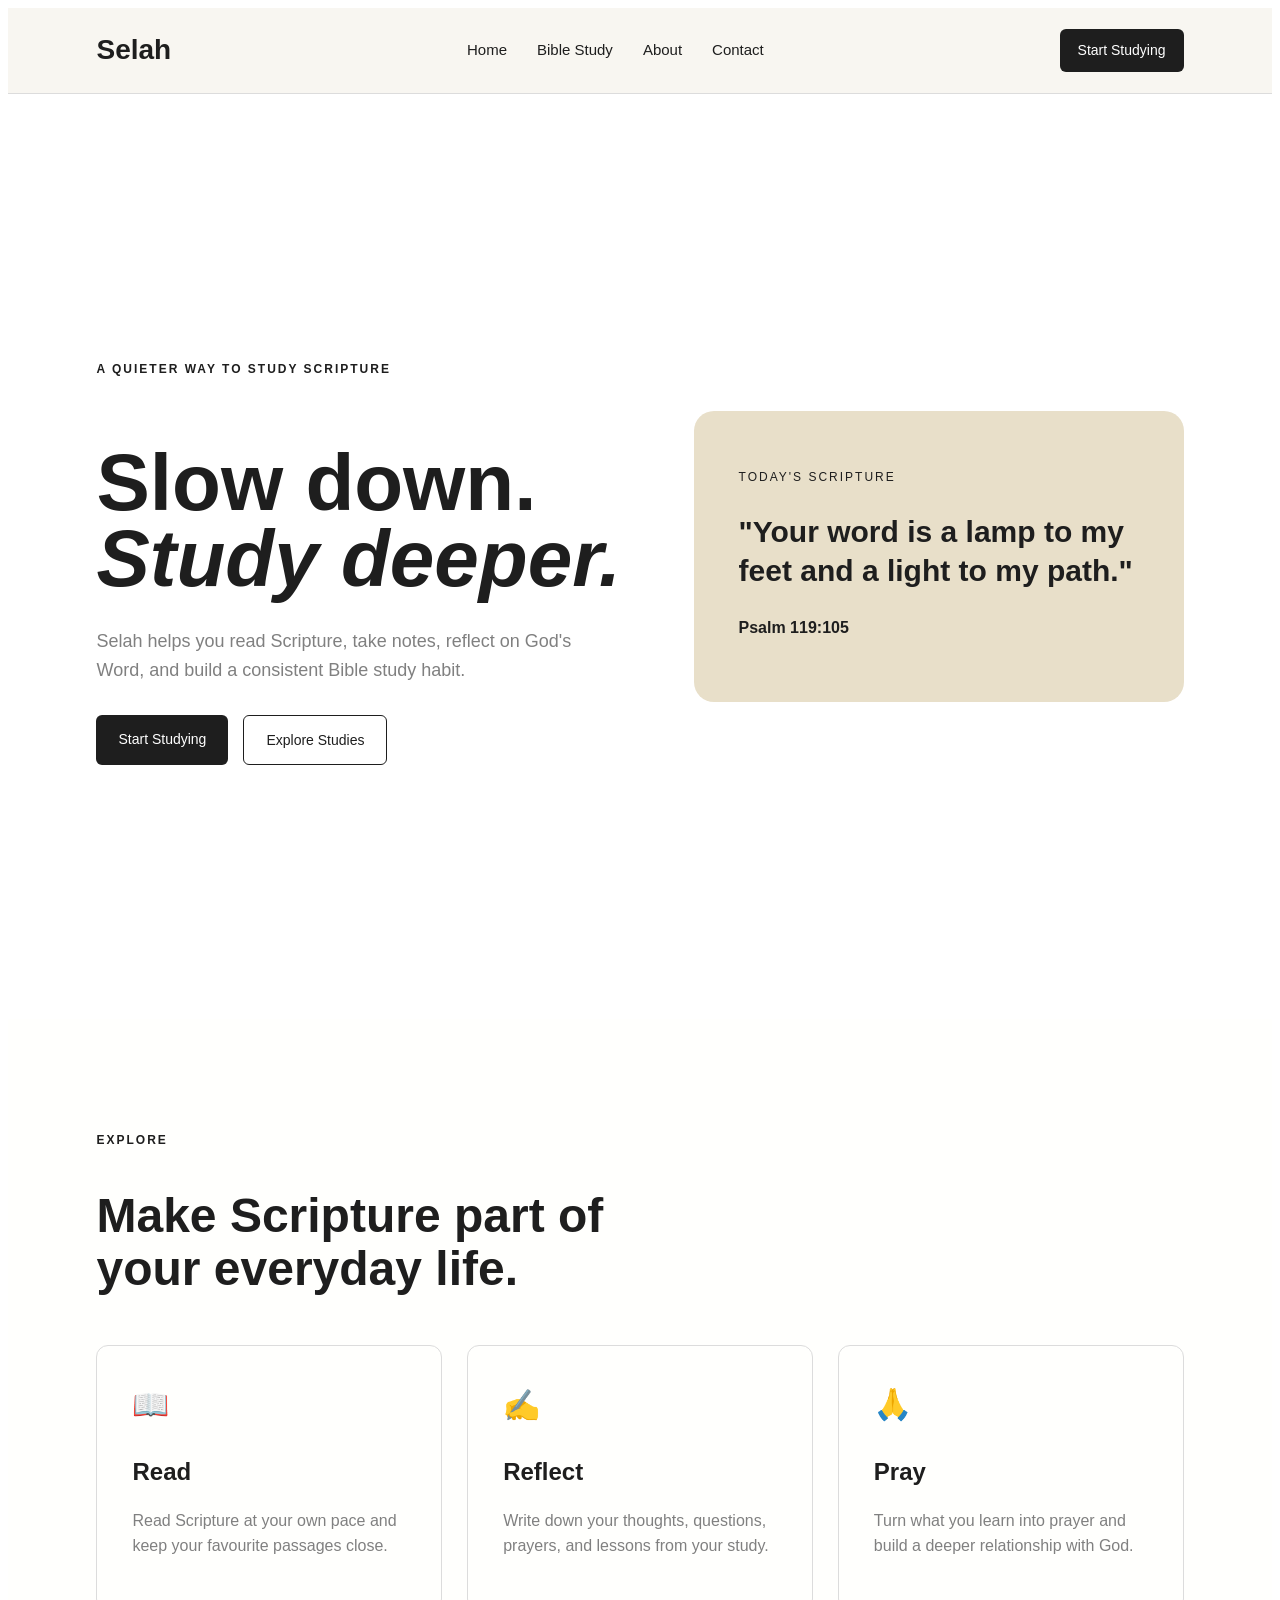
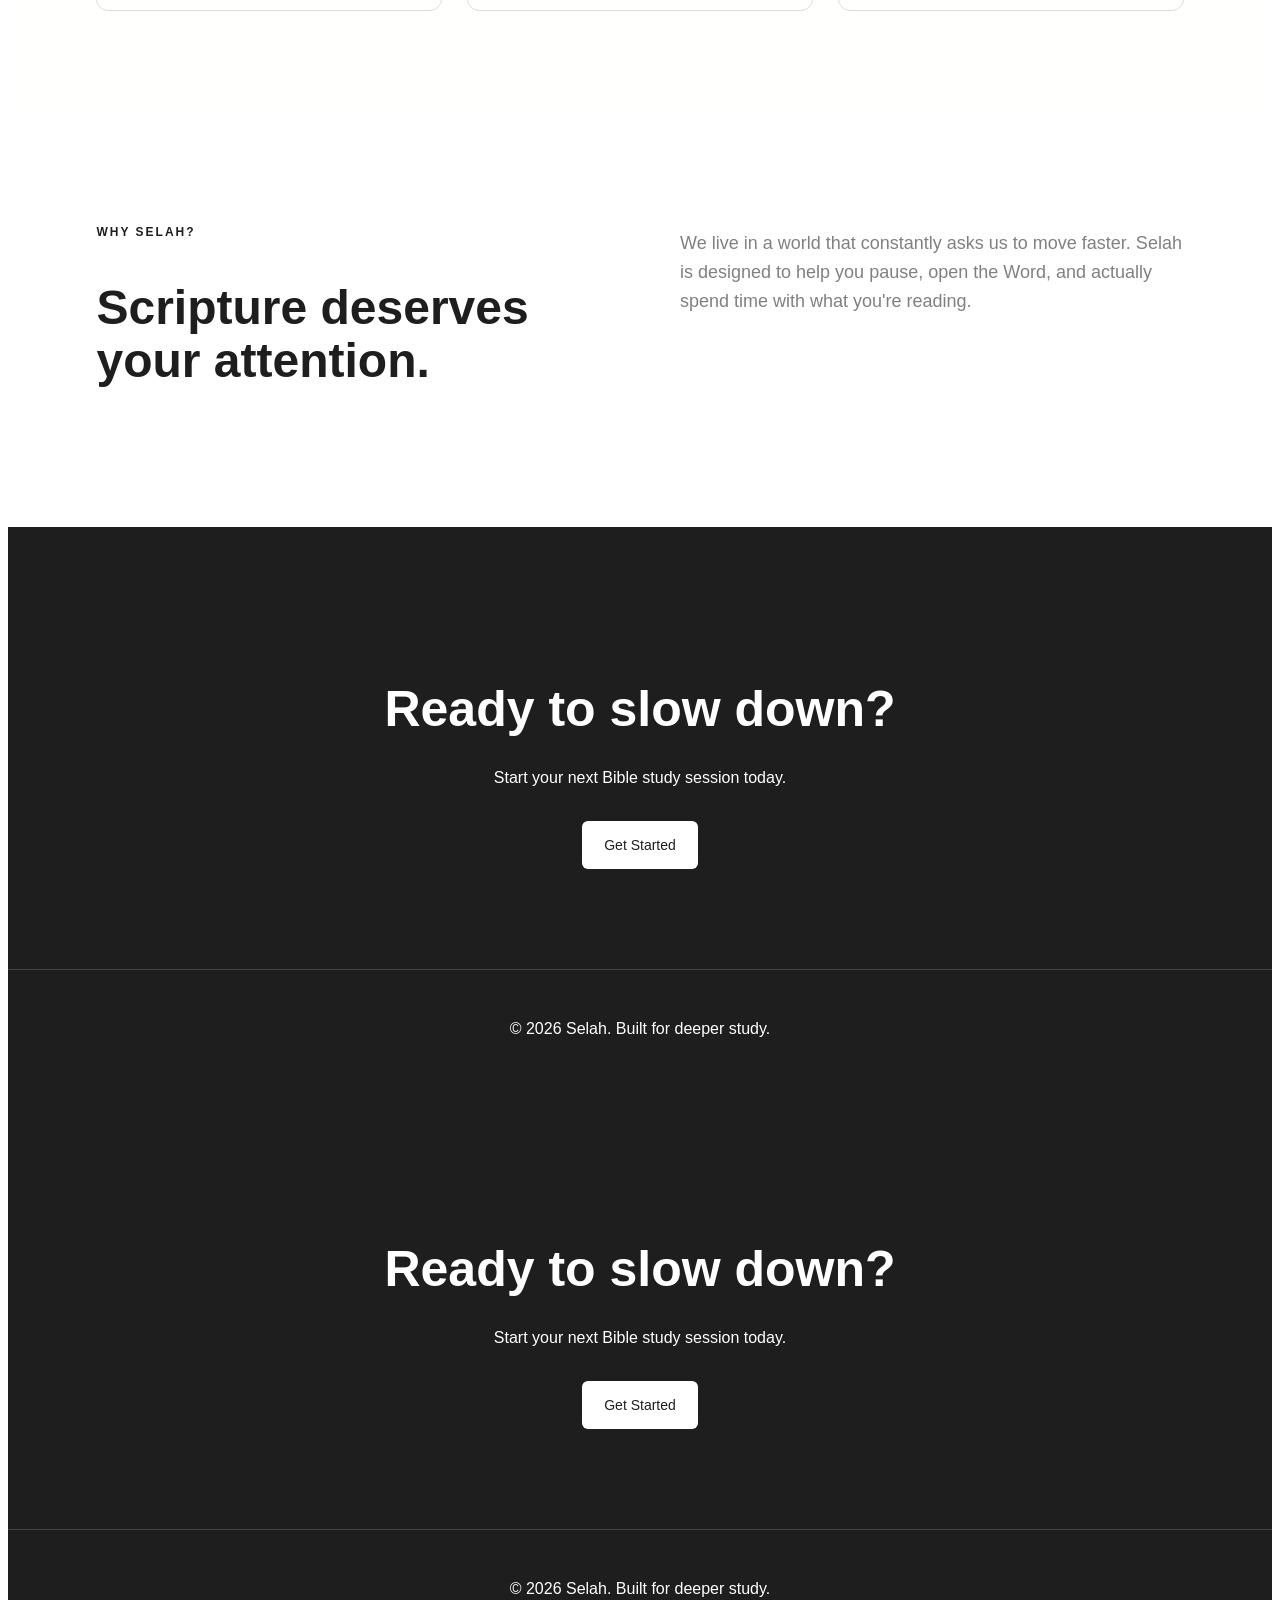
<file: index.html>
<!DOCTYPE html>
<html lang="en">
<head>
    <meta charset="UTF-8">
    <meta name="viewport" content="width=device-width, initial-scale=1.0">
    <title>Selah - Bible Study</title>
    <link rel="stylesheet" href="style.css">
</head>

  <!-- Introducing: Article, id, href=#, span tag -->
  
<body>
    <!-- Header -->
    <header>
        <div class="logo">Selah</div>
      
        <nav class="nav-links">
            <a href="#home">Home</a>
            <a href="study.html">Bible Study</a>
            <a href="#about">About</a>
            <a href="#contact">Contact</a>
        </nav>
      
        <a href="#start" class="header-button">Start Studying</a>
    </header>


    <!-- Hero Section -->
    <main>
        <section id="home" class="hero">
            <div class="hero-content">
                <p class="eyebrow">A quieter way to study Scripture</p>
                <h1>
                    Slow down. <span>Study deeper.</span> </h1>
                <p class="hero-text">
                    Selah helps you read Scripture, take notes,
                    reflect on God's Word, and build a consistent
                    Bible study habit.</p>

                <div class="hero-buttons">
                    <a href="#start" class="primary-button">Start Studying</a>
                    <a href="study.html" class="secondary-button">Explore Studies</a>
                </div>
            </div>

            <div class="hero-card">
                <p class="card-label">Today's Scripture</p>
                <h2>
                    "Your word is a lamp to my feet
                    and a light to my path."
                </h2>
                <p class="verse">Psalm 119:105</p>
            </div>
        </section>


        <!-- Study Section -->
        <section id="study" class="study-section">
            <div class="section-heading">
                <p class="eyebrow">Explore</p>
                <h2>Make Scripture part of your everyday life.</h2>
            </div>

            <div class="cards">
                <article class="study-card">
                    <div class="icon" aria-hidden="true">📖</div>
                    <h3>Read</h3>
                    <p>
                        Read Scripture at your own pace and
                        keep your favourite passages close.
                    </p>
                </article>

                <article class="study-card">
                    <div class="icon" aria-hidden="true">✍️</div>
                    <h3>Reflect</h3>
                    <p>
                        Write down your thoughts, questions,
                        prayers, and lessons from your study.
                    </p>
                </article>

                <article class="study-card">
                    <div class="icon" aria-hidden="true">🙏</div>
                    <h3>Pray</h3>
                    <p>
                        Turn what you learn into prayer and
                        build a deeper relationship with God.
                    </p>
                </article>

            </div>

        </section>


        <!-- About Section -->
        <section id="about" class="about-section">

            <div>
                <p class="eyebrow">Why Selah?</p>
                <h2>Scripture deserves your attention.</h2>
            </div>

            <p>
                We live in a world that constantly asks us to
                move faster. Selah is designed to help you
                pause, open the Word, and actually spend time
                with what you're reading.
            </p>

        </section>


        <!-- CTA -->
        <section id="start" class="cta-section">

            <h2>Ready to slow down?</h2>

            <p>
                Start your next Bible study session today.
            </p>

            <a href="create-plan.html" class="primary-button">Get Started</a>

        </section>

    </main>


    <!-- Footer -->
    <footer id="contact">
        <p>© 2026 Selah. Built for deeper study.</p>
    </footer>

</body>
</html>
        </section>


        <!-- CTA -->
        <section id="start" class="cta-section">

            <h2>Ready to slow down?</h2>

            <p>
                Start your next Bible study session today.
            </p>

            <a href="#" class="primary-button">Get Started</a>

        </section>

    </main>


    <!-- Footer -->
    <footer id="contact">
        <p>© 2026 Selah. Built for deeper study.</p>
    </footer>

</body>
</html>
</file>
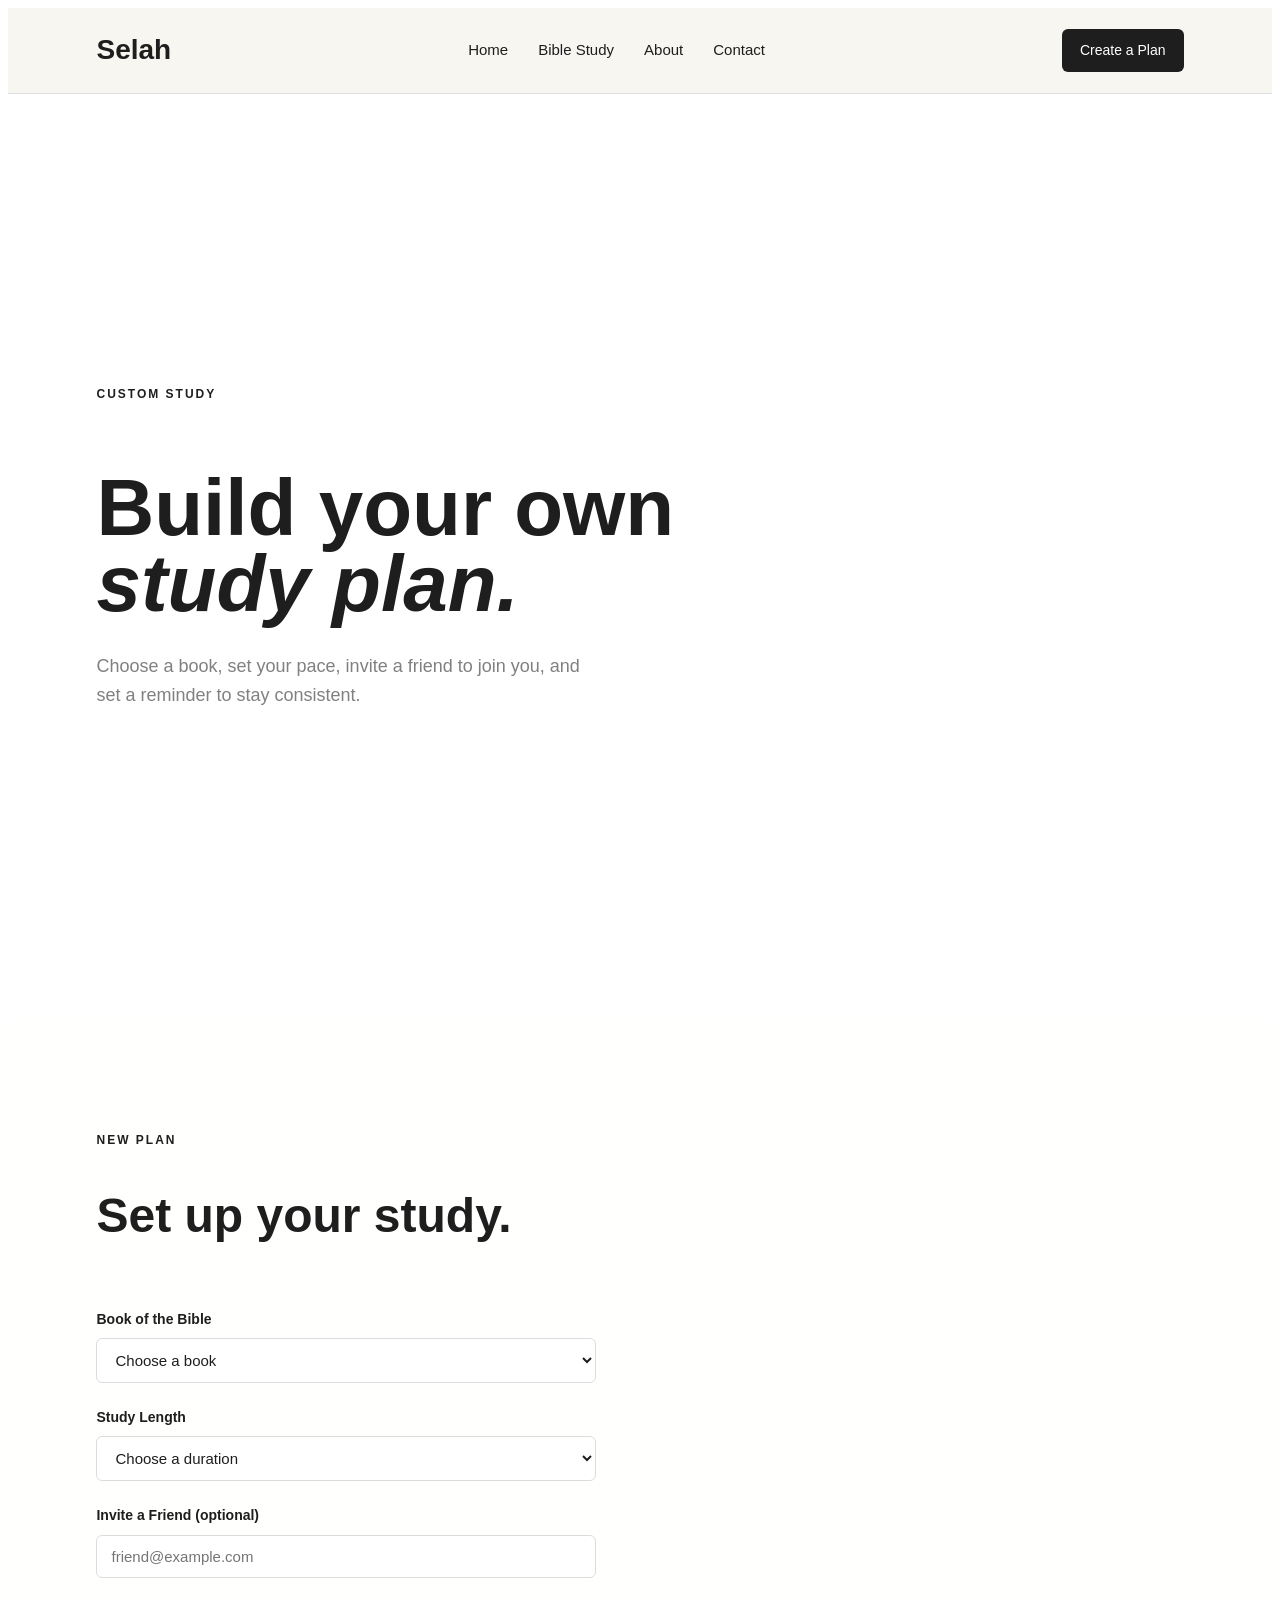
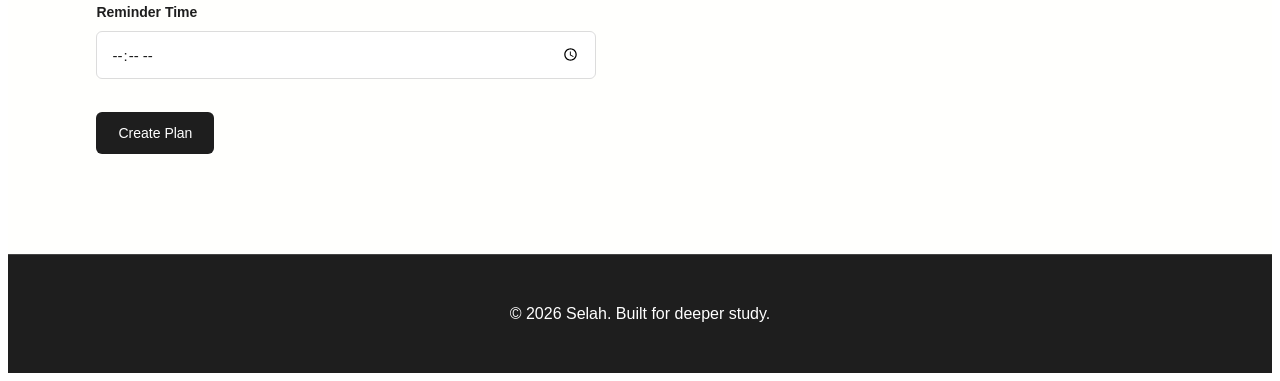
<file: Create-Plan.html>
<!DOCTYPE html>
<html lang="en">
<head>
    <meta charset="UTF-8">
    <meta name="viewport" content="width=device-width, initial-scale=1.0">
    <title>Create a Study Plan - Selah</title>
    <link rel="stylesheet" href="style.css">
</head>

<body>
    <!-- Header (same as homepage) -->
    <header>
        <div class="logo">Selah</div>

        <nav class="nav-links">
            <a href="index.html#home">Home</a>
            <a href="study.html">Bible Study</a>
            <a href="index.html#about">About</a>
            <a href="index.html#contact">Contact</a>
        </nav>

        <a href="create-plan.html" class="header-button">Create a Plan</a>
    </header>


    <main>
        <!-- Page intro -->
        <section class="hero">
            <div class="hero-content">
                <p class="eyebrow">Custom Study</p>
                <h1>Build your own<span>study plan.</span></h1>
                <p class="hero-text">
                    Choose a book, set your pace, invite a friend
                    to join you, and set a reminder to stay consistent.
                </p>
            </div>
        </section>


        <!-- Create Plan Form -->
        <section class="study-section">
            <div class="section-heading">
                <p class="eyebrow">New Plan</p>
                <h2>Set up your study.</h2>
            </div>

            <form class="plan-form">

                <label for="book">Book of the Bible</label>
                <select id="book" name="book">
                    <option value="">Choose a book</option>
                    <option value="john">John</option>
                    <option value="psalms">Psalms</option>
                    <option value="james">James</option>
                    <option value="galatians">Galatians</option>
                    <option value="genesis">Genesis</option>
                    <option value="proverbs">Proverbs</option>
                </select>

                <label for="duration">Study Length</label>
                <select id="duration" name="duration">
                    <option value="">Choose a duration</option>
                    <option value="7">7 Days</option>
                    <option value="21">21 Days</option>
                    <option value="30">30 Days</option>
                </select>

                <label for="invite">Invite a Friend (optional)</label>
                <input type="email" id="invite" name="invite" placeholder="friend@example.com">

                <label for="reminder">Reminder Time</label>
                <input type="time" id="reminder" name="reminder">

                <button type="submit" class="primary-button">Create Plan</button>

            </form>
        </section>
    </main>


    <!-- Footer (same as homepage) -->
    <footer id="contact">
        <p>© 2026 Selah. Built for deeper study.</p>
    </footer>

</body>
</html>
</file>
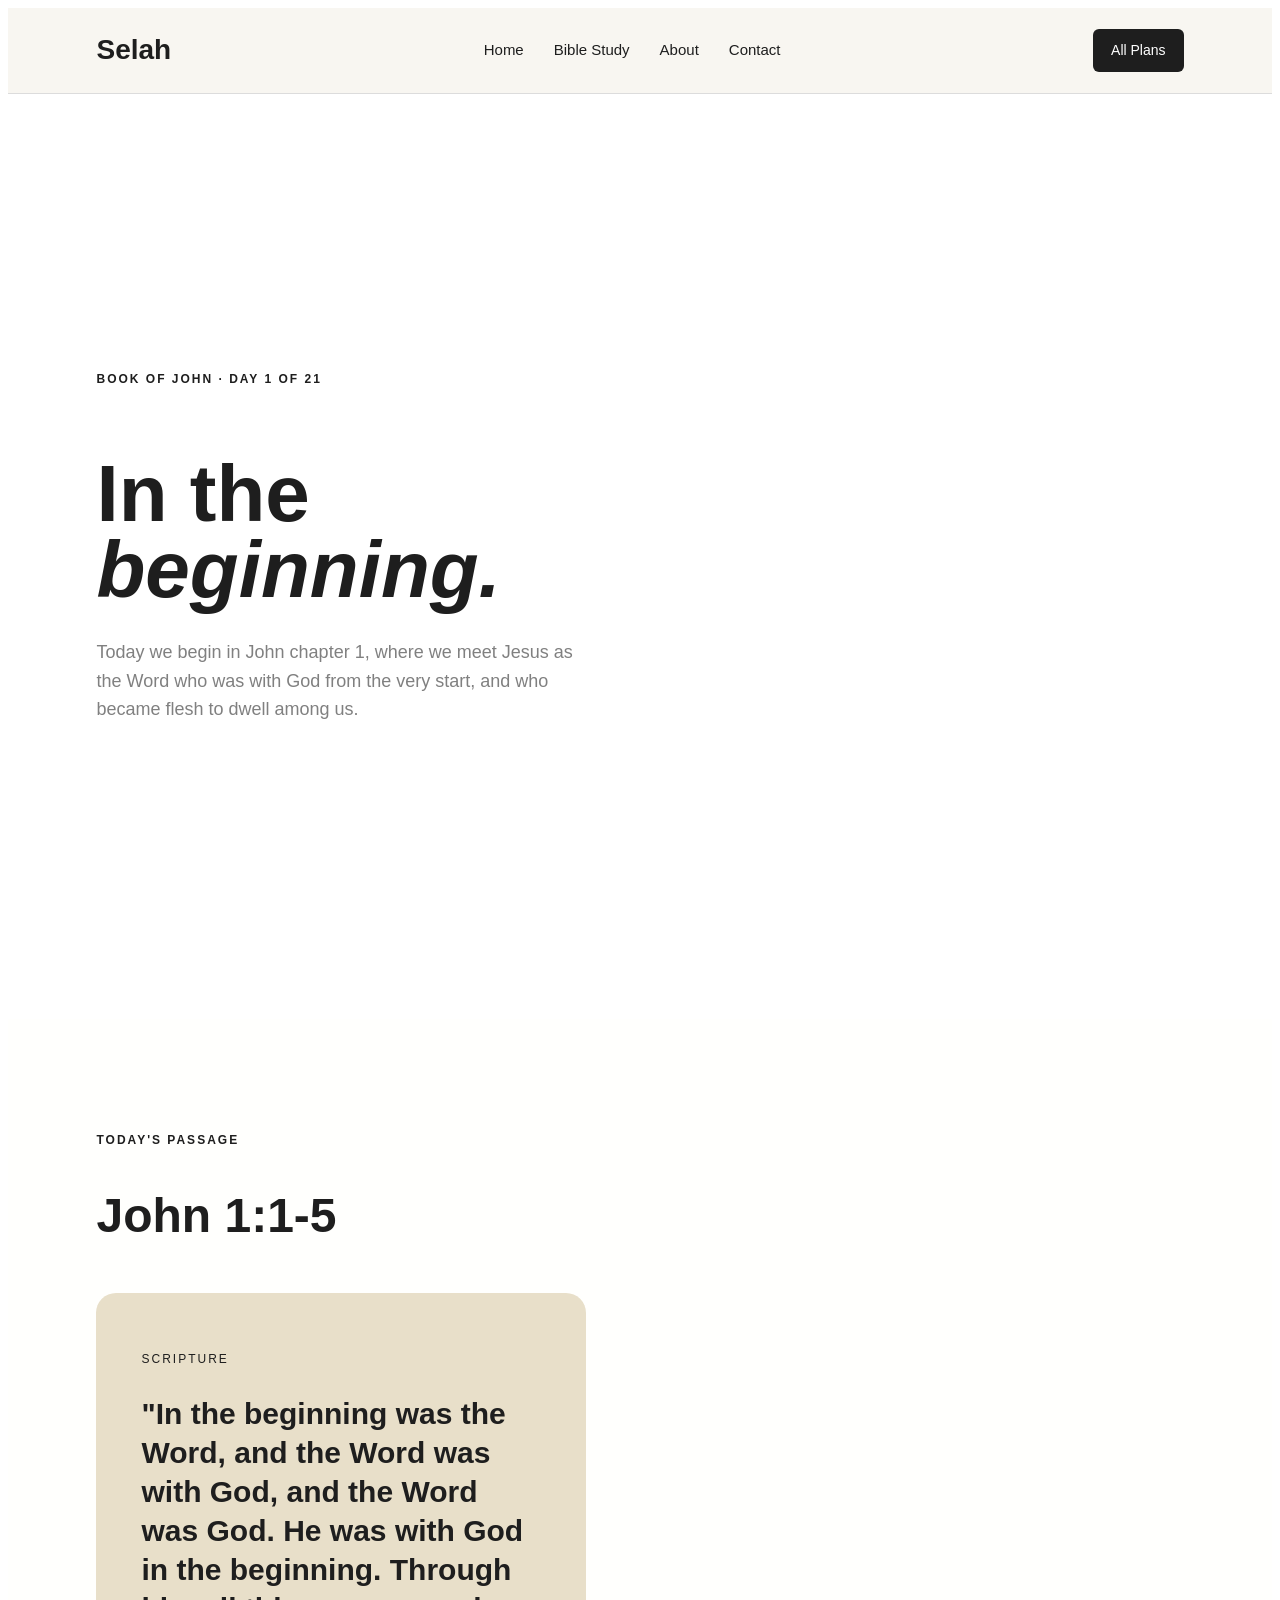
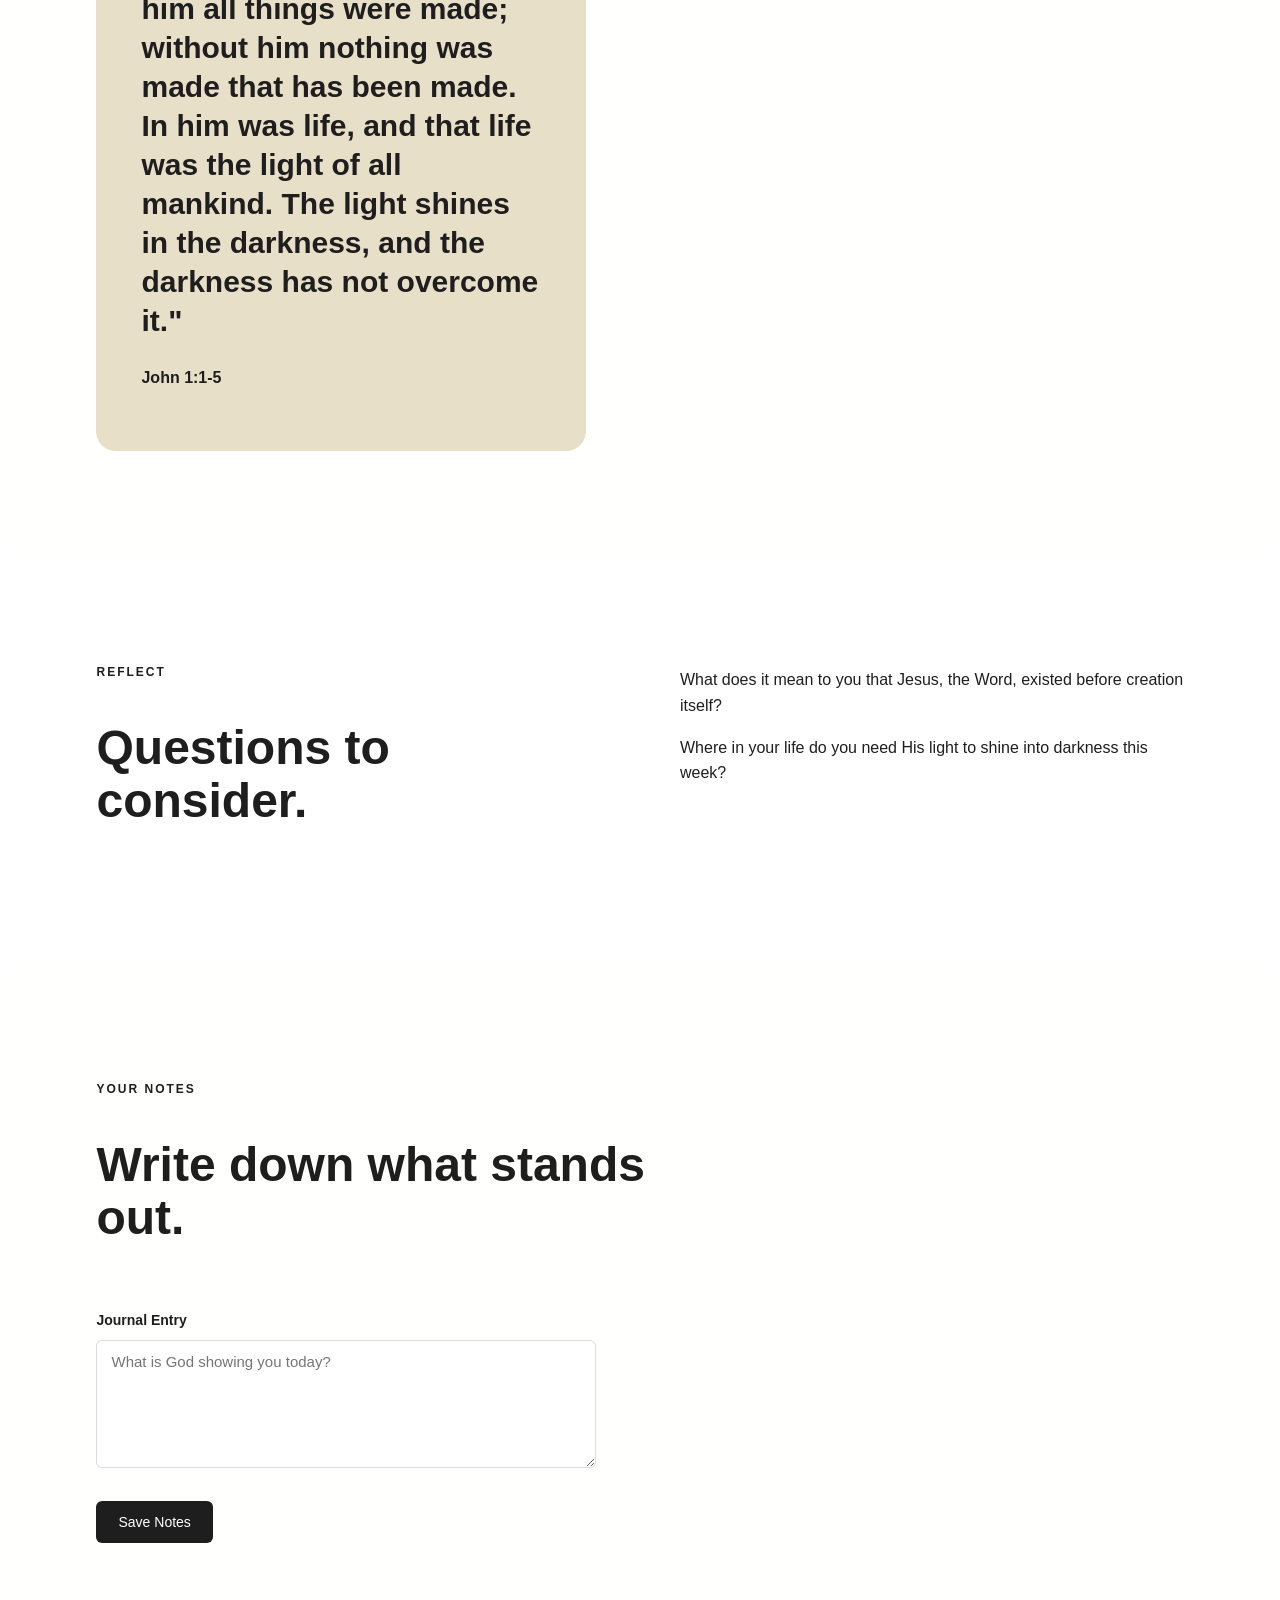
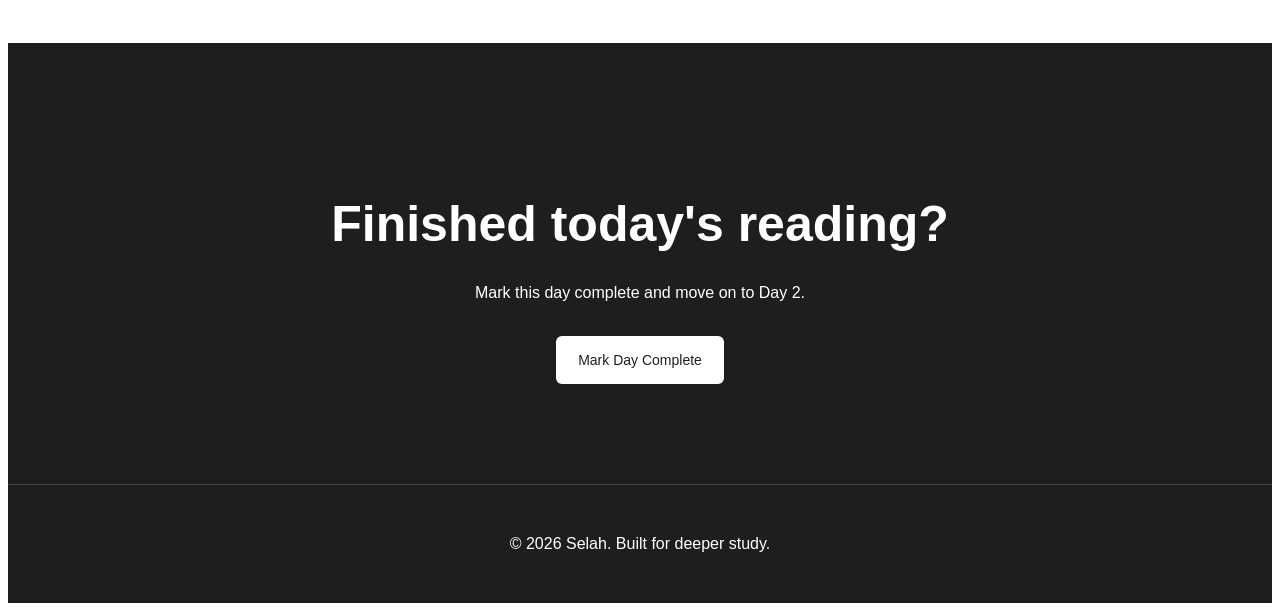
<file: Study- Day.html>
<!DOCTYPE html>
<html lang="en">
<head>
    <meta charset="UTF-8">
    <meta name="viewport" content="width=device-width, initial-scale=1.0">
    <title>John - Day 1 - Selah</title>
    <link rel="stylesheet" href="style.css">
</head>

<body>
    <!-- Header (same as homepage) -->
    <header>
        <div class="logo">Selah</div>

        <nav class="nav-links">
            <a href="index.html#home">Home</a>
            <a href="study.html">Bible Study</a>
            <a href="index.html#about">About</a>
            <a href="index.html#contact">Contact</a>
        </nav>

        <a href="study.html" class="header-button">All Plans</a>
    </header>


    <main>
        <!-- Day intro -->
        <section class="hero">
            <div class="hero-content">
                <p class="eyebrow">Book of John · Day 1 of 21</p>
                <h1>In the<span>beginning.</span></h1>
                <p class="hero-text">
                    Today we begin in John chapter 1, where we meet
                    Jesus as the Word who was with God from the very
                    start, and who became flesh to dwell among us.
                </p>
            </div>
        </section>


        <!-- Passage -->
        <section id="passage" class="study-section">
            <div class="section-heading">
                <p class="eyebrow">Today's Passage</p>
                <h2>John 1:1-5</h2>
            </div>

            <div class="hero-card">
                <p class="card-label">Scripture</p>
                <h2>
                    "In the beginning was the Word, and the Word
                    was with God, and the Word was God. He was
                    with God in the beginning. Through him all
                    things were made; without him nothing was
                    made that has been made. In him was life,
                    and that life was the light of all mankind.
                    The light shines in the darkness, and the
                    darkness has not overcome it."
                </h2>
                <p class="verse">John 1:1-5</p>
            </div>
        </section>


        <!-- Reflection -->
        <section id="reflection" class="about-section">
            <div>
                <p class="eyebrow">Reflect</p>
                <h2>Questions to consider.</h2>
            </div>

            <div>
                <p>
                    What does it mean to you that Jesus, the Word,
                    existed before creation itself?
                </p>
                <p>
                    Where in your life do you need His light to
                    shine into darkness this week?
                </p>
            </div>
        </section>


        <!-- Notes -->
        <section id="notes" class="study-section">
            <div class="section-heading">
                <p class="eyebrow">Your Notes</p>
                <h2>Write down what stands out.</h2>
            </div>

            <form class="plan-form">
                <label for="notes-field">Journal Entry</label>
                <textarea id="notes-field" name="notes-field" rows="6" placeholder="What is God showing you today?"></textarea>

                <button type="submit" class="primary-button">Save Notes</button>
            </form>
        </section>


        <!-- CTA / Progress -->
        <section class="cta-section">
            <h2>Finished today's reading?</h2>
            <p>Mark this day complete and move on to Day 2.</p>
            <a href="#" class="primary-button">Mark Day Complete</a>
        </section>

    </main>


    <!-- Footer (same as homepage) -->
    <footer id="contact">
        <p>© 2026 Selah. Built for deeper study.</p>
    </footer>

</body>
</html>
</file>
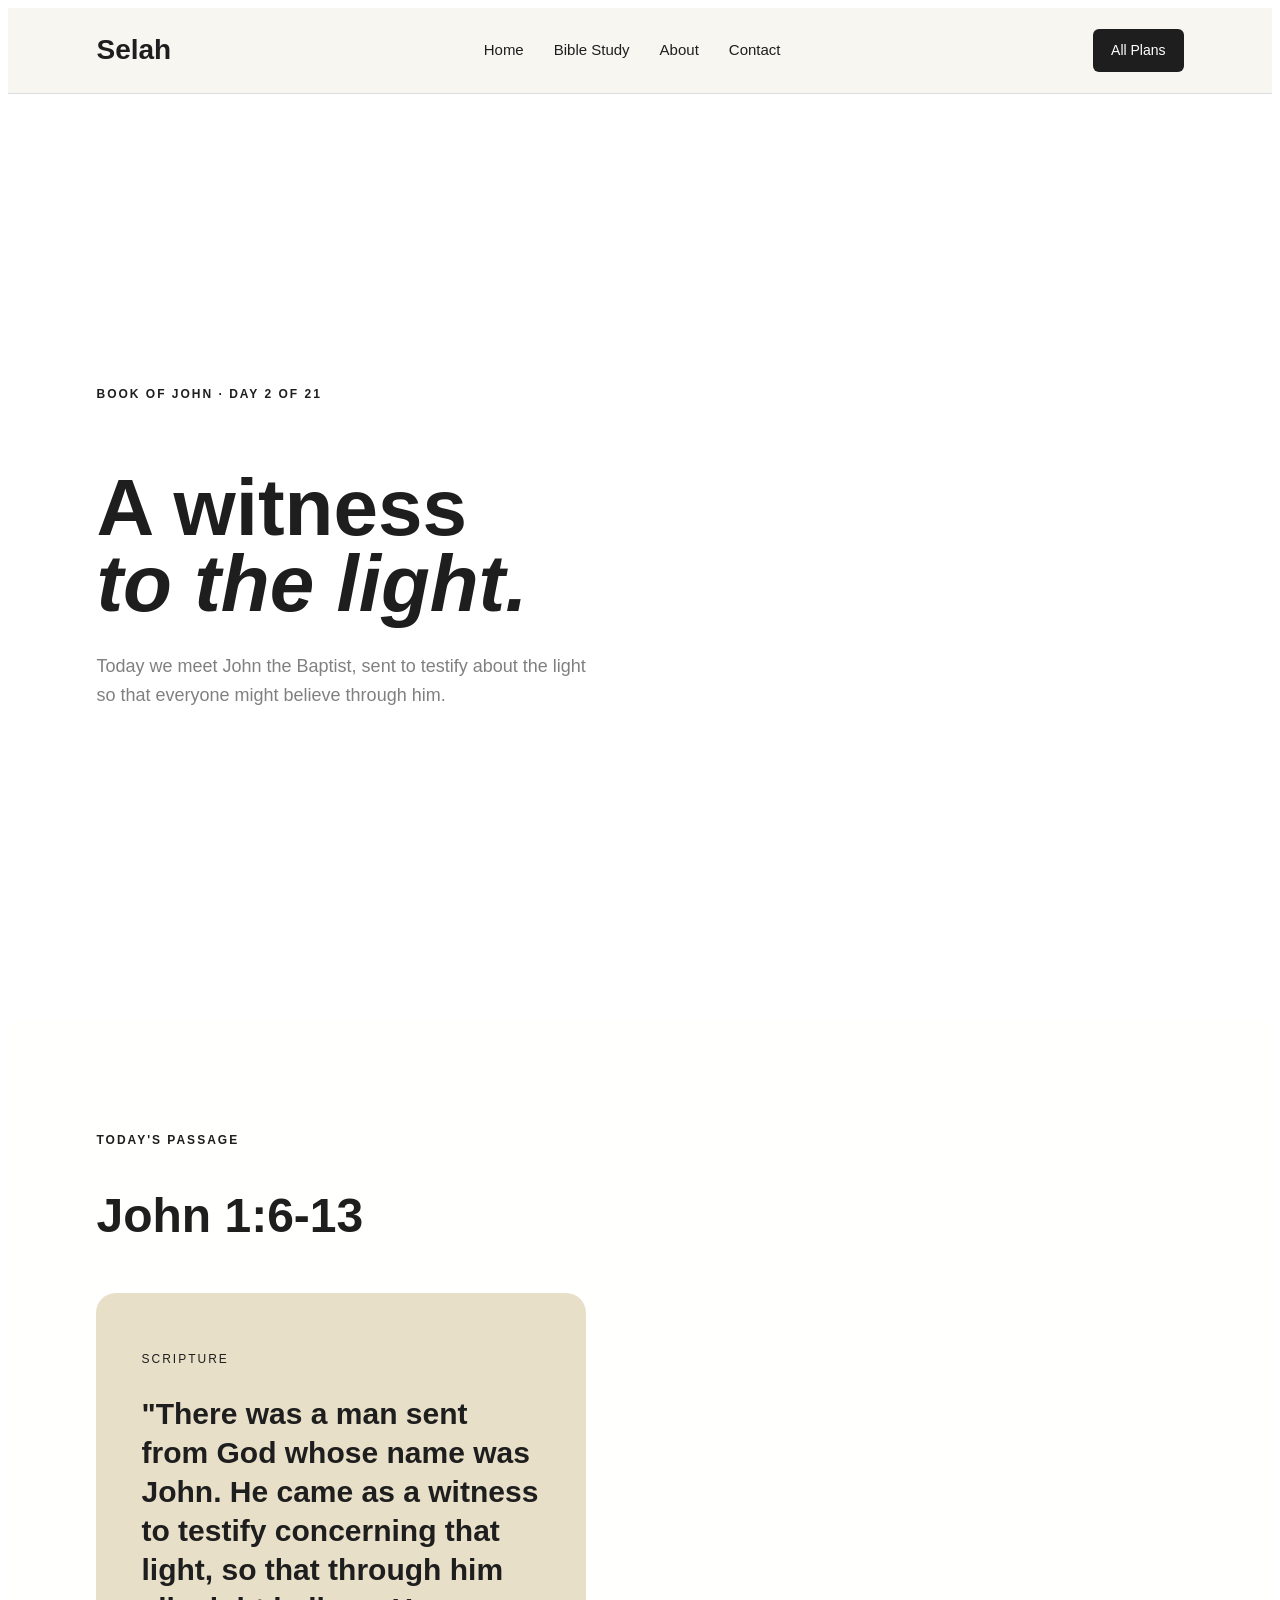
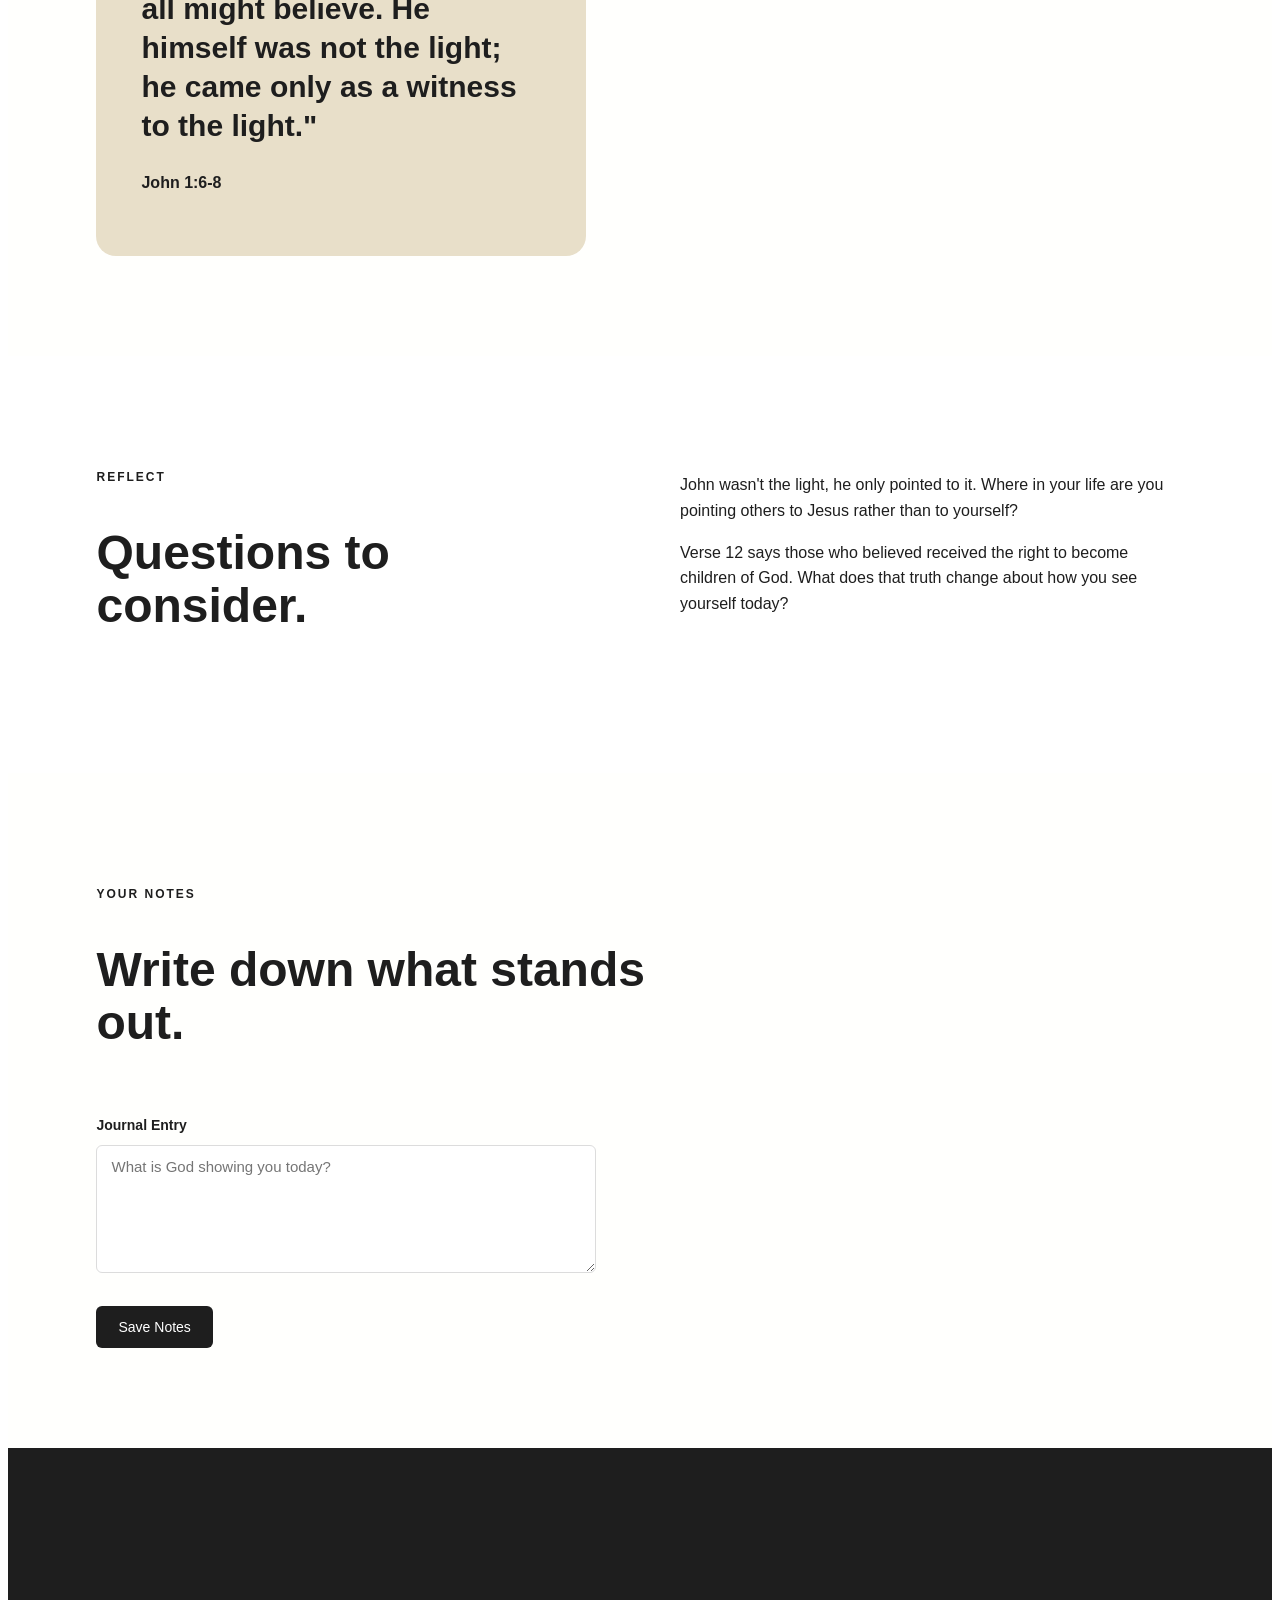
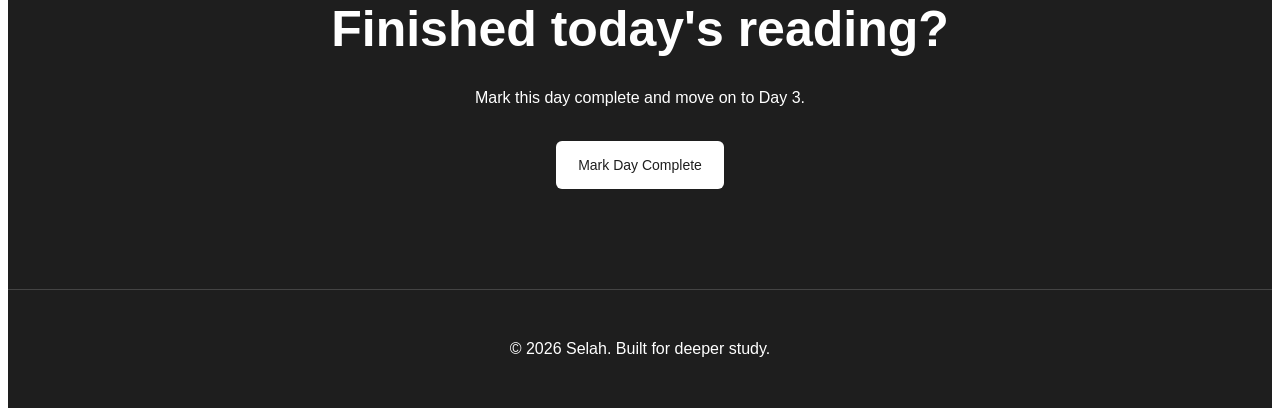
<file: study-day-2.html>
<!DOCTYPE html>
<html lang="en">
<head>
    <meta charset="UTF-8">
    <meta name="viewport" content="width=device-width, initial-scale=1.0">
    <title>John - Day 2 - Selah</title>
    <link rel="stylesheet" href="style.css">
</head>

<body>
    <!-- Header (same as homepage) -->
    <header>
        <div class="logo">Selah</div>

        <nav class="nav-links">
            <a href="index.html#home">Home</a>
            <a href="study.html">Bible Study</a>
            <a href="index.html#about">About</a>
            <a href="index.html#contact">Contact</a>
        </nav>

        <a href="study.html" class="header-button">All Plans</a>
    </header>


    <main>
        <!-- Day intro -->
        <section class="hero">
            <div class="hero-content">
                <p class="eyebrow">Book of John &middot; Day 2 of 21</p>
                <h1>A witness<span>to the light.</span></h1>
                <p class="hero-text">
                    Today we meet John the Baptist, sent to testify
                    about the light so that everyone might believe
                    through him.
                </p>
            </div>
        </section>


        <!-- Passage -->
        <section id="passage" class="study-section">
            <div class="section-heading">
                <p class="eyebrow">Today's Passage</p>
                <h2>John 1:6-13</h2>
            </div>

            <div class="hero-card">
                <p class="card-label">Scripture</p>
                <h2>
                    "There was a man sent from God whose name was
                    John. He came as a witness to testify concerning
                    that light, so that through him all might
                    believe. He himself was not the light; he came
                    only as a witness to the light."
                </h2>
                <p class="verse">John 1:6-8</p>
            </div>
        </section>


        <!-- Reflection -->
        <section id="reflection" class="about-section">
            <div>
                <p class="eyebrow">Reflect</p>
                <h2>Questions to consider.</h2>
            </div>

            <div>
                <p>
                    John wasn't the light, he only pointed to it.
                    Where in your life are you pointing others to
                    Jesus rather than to yourself?
                </p>
                <p>
                    Verse 12 says those who believed received the
                    right to become children of God. What does that
                    truth change about how you see yourself today?
                </p>
            </div>
        </section>


        <!-- Notes -->
        <section id="notes" class="study-section">
            <div class="section-heading">
                <p class="eyebrow">Your Notes</p>
                <h2>Write down what stands out.</h2>
            </div>

            <form class="plan-form">
                <label for="notes-field">Journal Entry</label>
                <textarea id="notes-field" name="notes-field" rows="6" placeholder="What is God showing you today?"></textarea>

                <button type="submit" class="primary-button">Save Notes</button>
            </form>
        </section>


        <!-- CTA / Progress -->
        <section class="cta-section">
            <h2>Finished today's reading?</h2>
            <p>Mark this day complete and move on to Day 3.</p>
            <a href="study-day-3.html" class="primary-button">Mark Day Complete</a>
        </section>

    </main>


    <!-- Footer (same as homepage) -->
    <footer id="contact">
        <p>© 2026 Selah. Built for deeper study.</p>
    </footer>

</body>
</html>
</file>
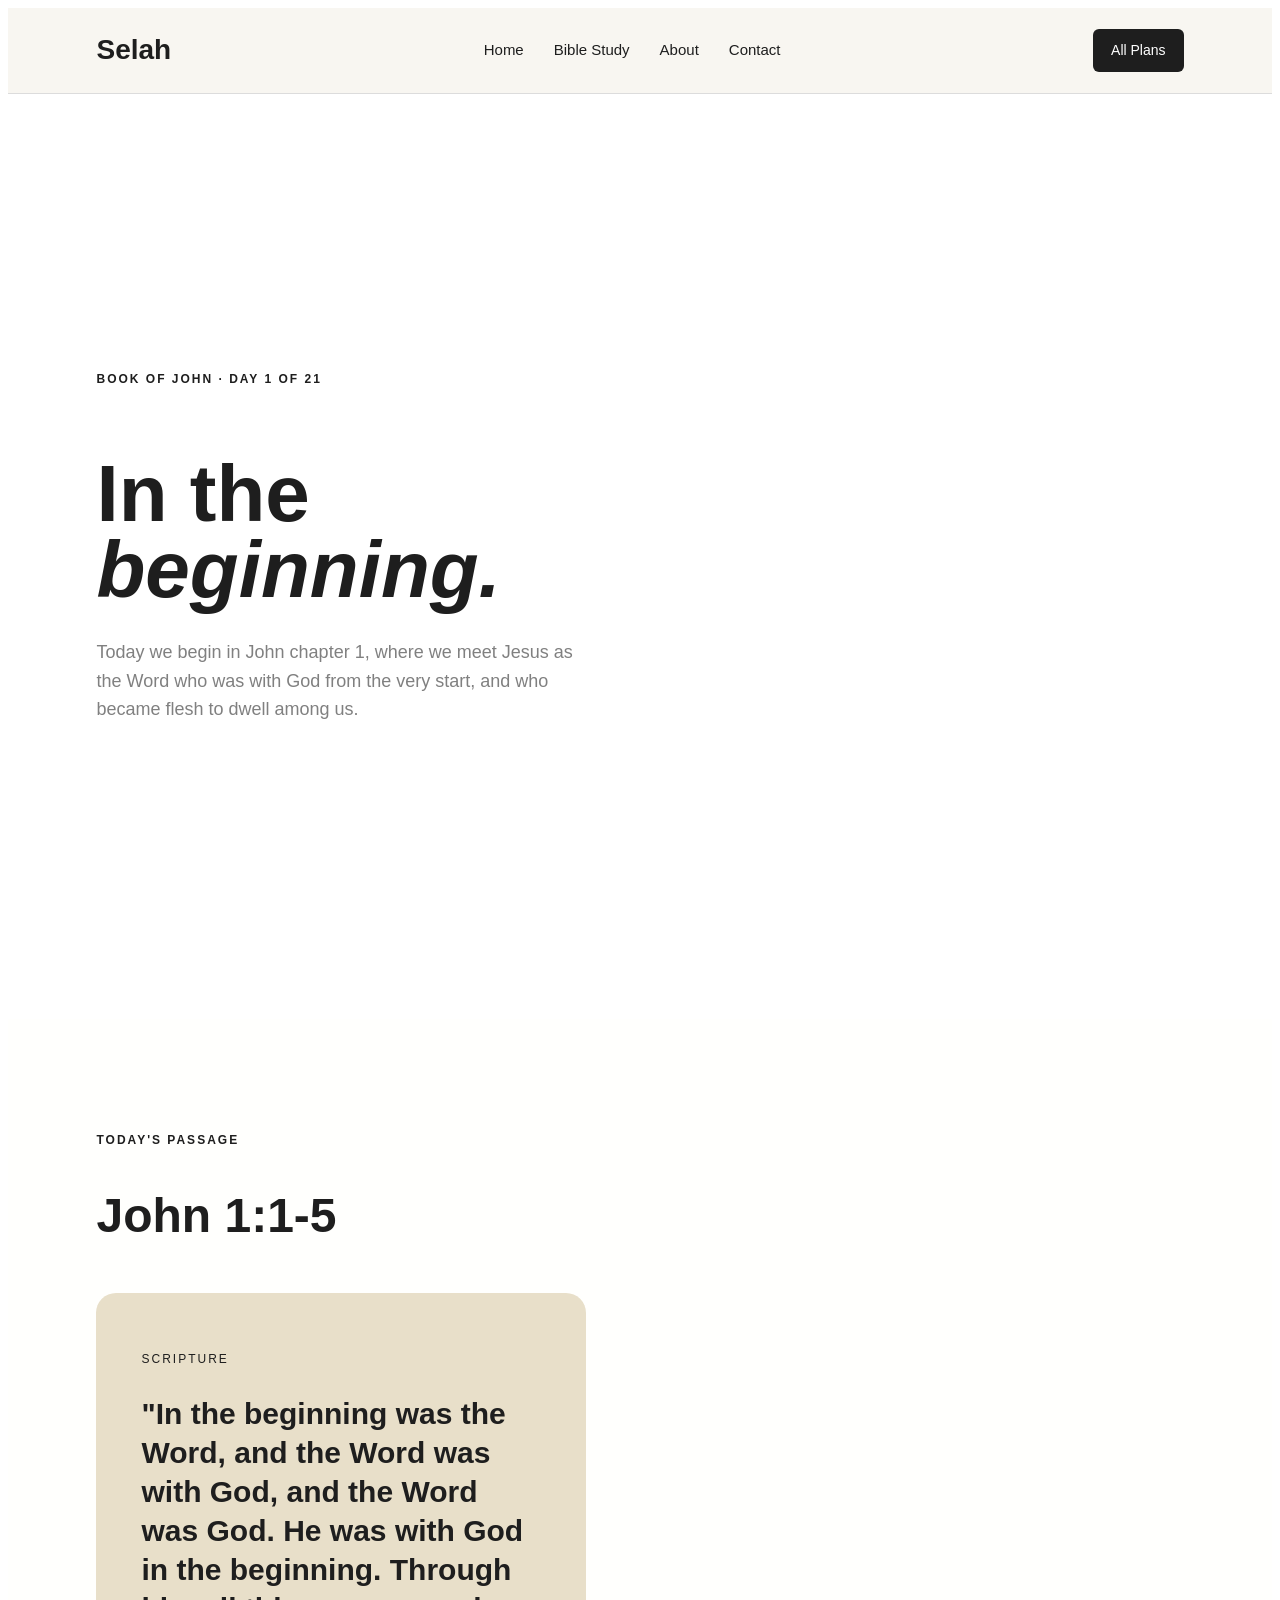
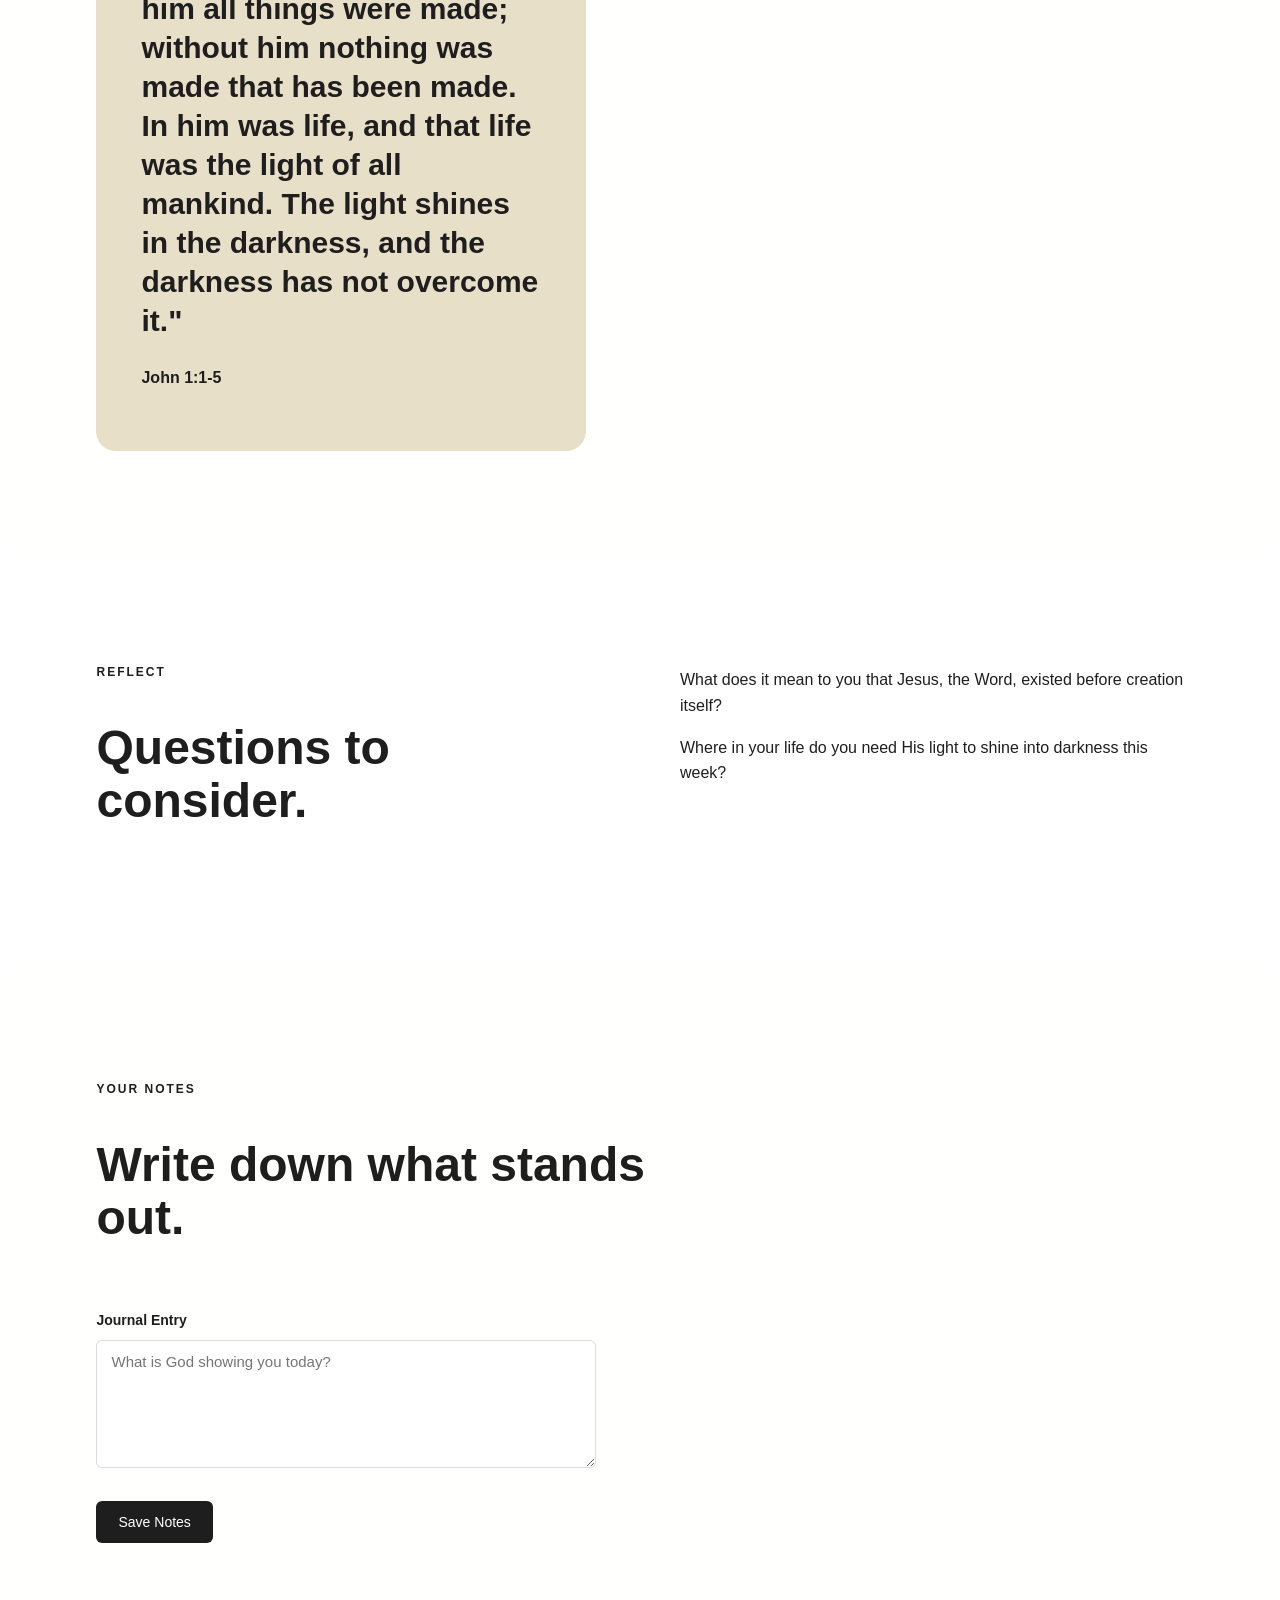
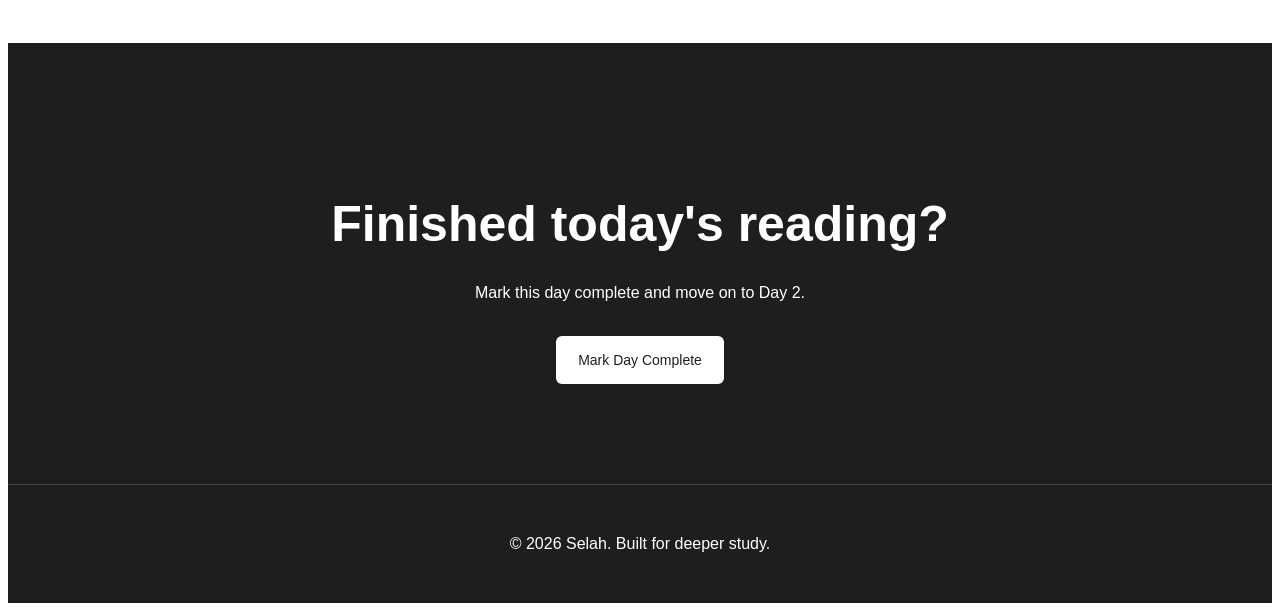
<file: study-day.html>
<!DOCTYPE html>
<html lang="en">
<head>
    <meta charset="UTF-8">
    <meta name="viewport" content="width=device-width, initial-scale=1.0">
    <title>John - Day 1 - Selah</title>
    <link rel="stylesheet" href="style.css">
</head>

<body>
    <!-- Header (same as homepage) -->
    <header>
        <div class="logo">Selah</div>

        <nav class="nav-links">
            <a href="index.html#home">Home</a>
            <a href="study.html">Bible Study</a>
            <a href="index.html#about">About</a>
            <a href="index.html#contact">Contact</a>
        </nav>

        <a href="study.html" class="header-button">All Plans</a>
    </header>


    <main>
        <!-- Day intro -->
        <section class="hero">
            <div class="hero-content">
                <p class="eyebrow">Book of John · Day 1 of 21</p>
                <h1>In the<span>beginning.</span></h1>
                <p class="hero-text">
                    Today we begin in John chapter 1, where we meet
                    Jesus as the Word who was with God from the very
                    start, and who became flesh to dwell among us.
                </p>
            </div>
        </section>


        <!-- Passage -->
        <section id="passage" class="study-section">
            <div class="section-heading">
                <p class="eyebrow">Today's Passage</p>
                <h2>John 1:1-5</h2>
            </div>

            <div class="hero-card">
                <p class="card-label">Scripture</p>
                <h2>
                    "In the beginning was the Word, and the Word
                    was with God, and the Word was God. He was
                    with God in the beginning. Through him all
                    things were made; without him nothing was
                    made that has been made. In him was life,
                    and that life was the light of all mankind.
                    The light shines in the darkness, and the
                    darkness has not overcome it."
                </h2>
                <p class="verse">John 1:1-5</p>
            </div>
        </section>


        <!-- Reflection -->
        <section id="reflection" class="about-section">
            <div>
                <p class="eyebrow">Reflect</p>
                <h2>Questions to consider.</h2>
            </div>

            <div>
                <p>
                    What does it mean to you that Jesus, the Word,
                    existed before creation itself?
                </p>
                <p>
                    Where in your life do you need His light to
                    shine into darkness this week?
                </p>
            </div>
        </section>


        <!-- Notes -->
        <section id="notes" class="study-section">
            <div class="section-heading">
                <p class="eyebrow">Your Notes</p>
                <h2>Write down what stands out.</h2>
            </div>

            <form class="plan-form">
                <label for="notes-field">Journal Entry</label>
                <textarea id="notes-field" name="notes-field" rows="6" placeholder="What is God showing you today?"></textarea>

                <button type="submit" class="primary-button">Save Notes</button>
            </form>
        </section>


        <!-- CTA / Progress -->
        <section class="cta-section">
            <h2>Finished today's reading?</h2>
            <p>Mark this day complete and move on to Day 2.</p>
            <a href="study-day-2.html" class="primary-button">Mark Day Complete</a>
        </section>

    </main>


    <!-- Footer (same as homepage) -->
    <footer id="contact">
        <p>© 2026 Selah. Built for deeper study.</p>
    </footer>

</body>
</html>
</file>
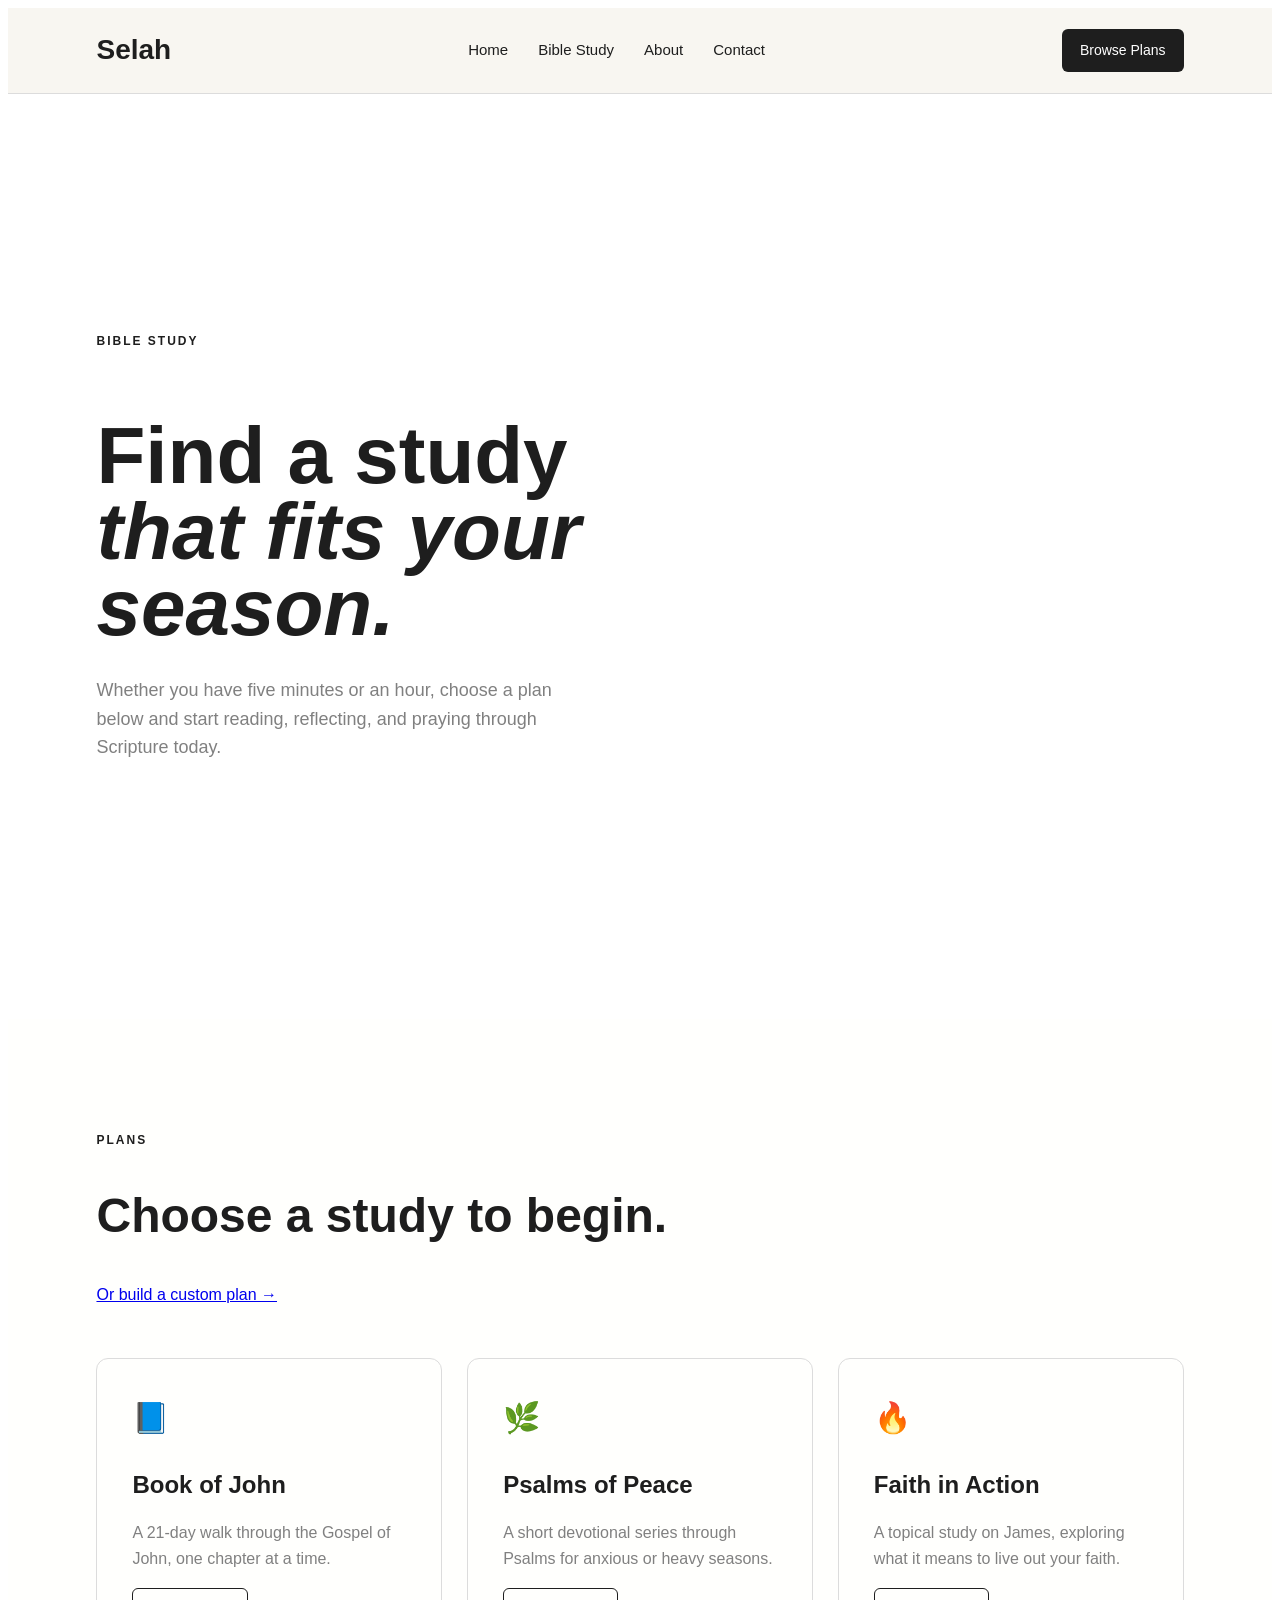
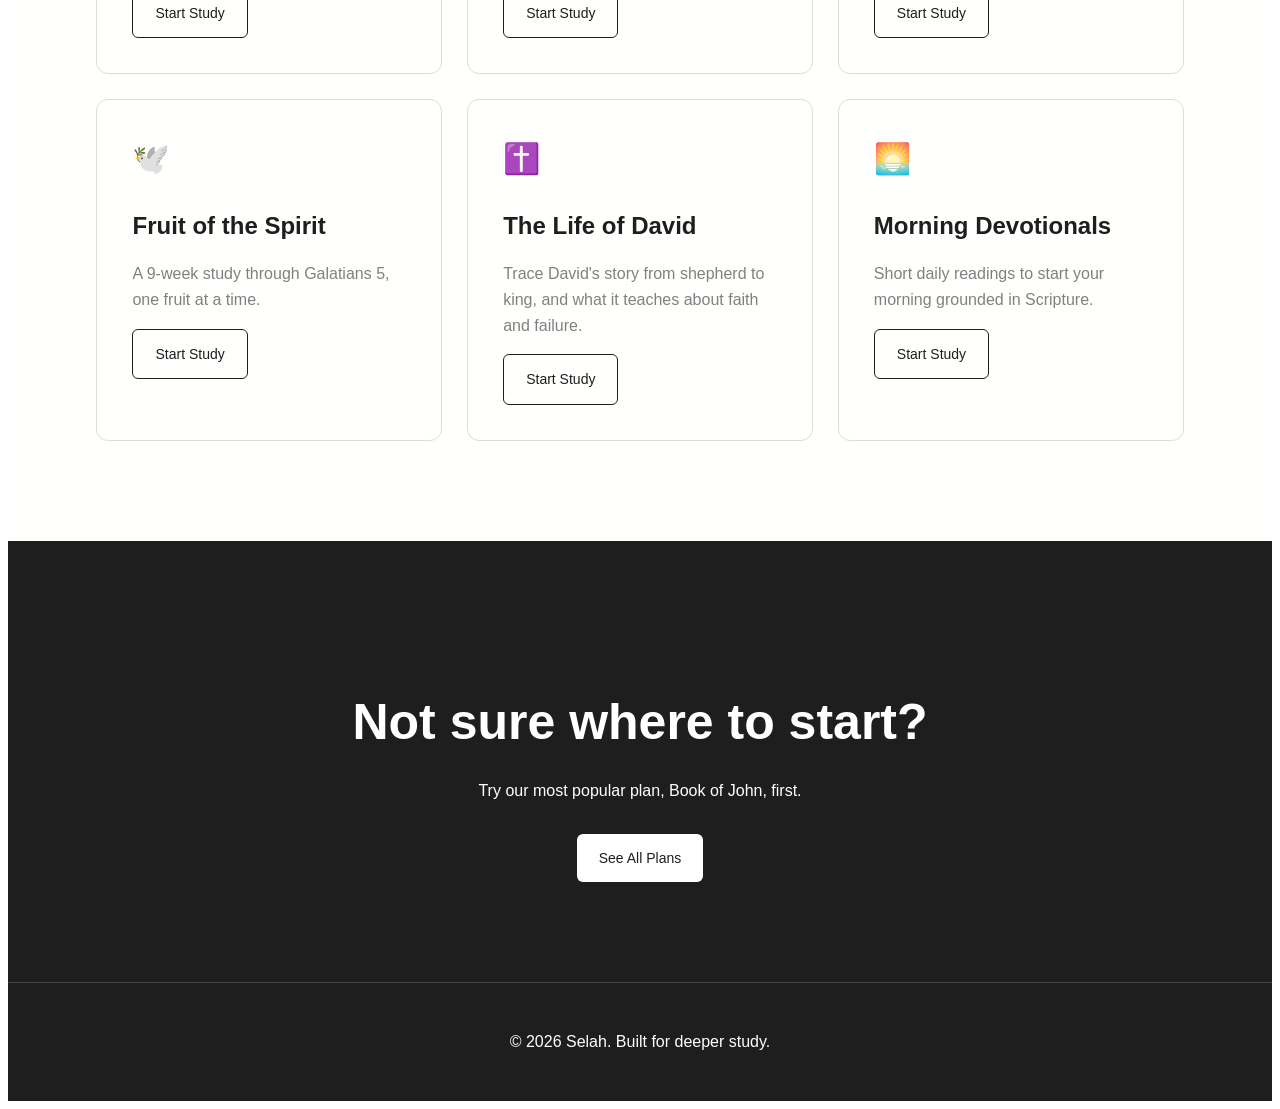
<file: study.html>
<!DOCTYPE html>
<html lang="en">
<head>
    <meta charset="UTF-8">
    <meta name="viewport" content="width=device-width, initial-scale=1.0">
    <title>Bible Study Plans - Selah</title>
    <link rel="stylesheet" href="style.css">
</head>

<body>
    <!-- Header (same as homepage) -->
    <header>
        <div class="logo">Selah</div>

        <nav class="nav-links">
            <a href="index.html#home">Home</a>
            <a href="study.html">Bible Study</a>
            <a href="index.html#about">About</a>
            <a href="index.html#contact">Contact</a>
        </nav>

        <a href="#plans" class="header-button">Browse Plans</a>
    </header>


    <main>
        <!-- Page intro -->
        <section class="hero">
            <div class="hero-content">
                <p class="eyebrow">Bible Study</p>
                <h1>Find a study<span>that fits your season.</span></h1>
                <p class="hero-text">
                    Whether you have five minutes or an hour,
                    choose a plan below and start reading, reflecting,
                    and praying through Scripture today.
                </p>
            </div>
        </section>


        <!-- Study Plans grid -->
        <section id="plans" class="study-section">
            <div class="section-heading">
                <p class="eyebrow">Plans</p>
                <h2>Choose a study to begin.</h2>
                <p><a href="create-plan.html">Or build a custom plan &rarr;</a></p>
            </div>

            <div class="cards">
                <article class="study-card">
                    <div class="icon" aria-hidden="true">📘</div>
                    <h3>Book of John</h3>
                    <p>
                        A 21-day walk through the Gospel of John,
                        one chapter at a time.
                    </p>
                    <a href="study-day.html" class="secondary-button">Start Study</a>
                </article>

                <article class="study-card">
                    <div class="icon" aria-hidden="true">🌿</div>
                    <h3>Psalms of Peace</h3>
                    <p>
                        A short devotional series through Psalms
                        for anxious or heavy seasons.
                    </p>
                    <a href="#" class="secondary-button">Start Study</a>
                </article>

                <article class="study-card">
                    <div class="icon" aria-hidden="true">🔥</div>
                    <h3>Faith in Action</h3>
                    <p>
                        A topical study on James, exploring what
                        it means to live out your faith.
                    </p>
                    <a href="#" class="secondary-button">Start Study</a>
                </article>

                <article class="study-card">
                    <div class="icon" aria-hidden="true">🕊️</div>
                    <h3>Fruit of the Spirit</h3>
                    <p>
                        A 9-week study through Galatians 5,
                        one fruit at a time.
                    </p>
                    <a href="#" class="secondary-button">Start Study</a>
                </article>

                <article class="study-card">
                    <div class="icon" aria-hidden="true">✝️</div>
                    <h3>The Life of David</h3>
                    <p>
                        Trace David's story from shepherd to king,
                        and what it teaches about faith and failure.
                    </p>
                    <a href="#" class="secondary-button">Start Study</a>
                </article>

                <article class="study-card">
                    <div class="icon" aria-hidden="true">🌅</div>
                    <h3>Morning Devotionals</h3>
                    <p>
                        Short daily readings to start your morning
                        grounded in Scripture.
                    </p>
                    <a href="#" class="secondary-button">Start Study</a>
                </article>
            </div>
        </section>


        <!-- CTA -->
        <section class="cta-section">
            <h2>Not sure where to start?</h2>
            <p>Try our most popular plan, Book of John, first.</p>
            <a href="#plans" class="primary-button">See All Plans</a>
        </section>
    </main>


    <!-- Footer (same as homepage) -->
    <footer id="contact">
        <p>© 2026 Selah. Built for deeper study.</p>
    </footer>

</body>
</html>
</file>
<file: style.css>
body {
    font-family: Arial, sans-serif;
    color: #1E1E1E;
    background-color: #ffffff;
    line-height: 1.6;
}


/* HEADER */
header {
    display: flex;
    align-items: center;
    justify-content: space-between;
    padding: 20px 7%;
    background-color: #f8f6f1;
    border-bottom: 1px solid #dcdcdc;
    }

.logo {
    font-size: 28px;
    font-weight: bold;
    }

.nav-links {
    display: flex;
    gap: 30px;
    }

.nav-links a {
    text-decoration: none;
    color: #1E1E1E;
    font-size: 15px;
    }

.nav-links a:hover {
    color: #808080;
    }

.header-button {
    text-decoration: none;
    background-color: #1E1E1E;
    color: white;
    padding: 10px 18px;
    border-radius: 6px;

    font-size: 14px;
    }


/* HERO */
.hero {
    min-height: 85vh;
    display: flex;
    align-items: center;
    justify-content: space-between;
    gap: 70px;
    padding: 80px 7%;
    }

.hero-content {
    max-width: 600px;
    }

.eyebrow {
    text-transform: uppercase;
    letter-spacing: 2px;
    font-size: 12px;
    font-weight: bold;
    margin-bottom: 15px;
    }

.hero h1 {
    font-size: 80px;
    line-height: 0.95;
    margin-bottom: 30px;
    }

.hero h1 span {
    display: block;
    font-style: italic;
    }

.hero-text {
    max-width: 500px;
    font-size: 18px;
    color: #808080;
    margin-bottom: 30px;
    }

.hero-buttons {
    display: flex;
    gap: 15px;
    }

.primary-button,
.secondary-button {
    display: inline-block;
    text-decoration: none;
    padding: 13px 22px;
    border-radius: 6px;
    font-size: 14px;
    }

.primary-button {
    background-color: #1E1E1E;
    color: #ffffff;
    }

.secondary-button {
    border: 1px solid #1E1E1E;
    color: #1E1E1E;
    }


/* HERO CARD */
.hero-card {
    max-width: 400px;
    padding: 45px;
    background-color: #e8dfc9;
    border-radius: 20px;
    }

.card-label {
    font-size: 12px;
    text-transform: uppercase;
    letter-spacing: 2px;
    margin-bottom: 25px;
    }

.hero-card h2 {
    font-size: 30px;
    line-height: 1.3;
    margin-bottom: 25px;
    }

.verse {
    font-weight: bold;
    }


/* STUDY SECTION */
.study-section {
    padding: 100px 7%;
    background-color: #fffffd;
    }

.section-heading {
    max-width: 600px;
    margin-bottom: 50px;
    }

.section-heading h2 {
    font-size: 48px;
    line-height: 1.1;
    }

.cards {
    display: grid;
    grid-template-columns: repeat(3, 1fr);
    gap: 25px;
    }

.study-card {
    padding: 35px;
    border: 1px solid #dcdcdc;
    border-radius: 12px;
    }

.icon {
    font-size: 30px;
    margin-bottom: 20px;
    }

.study-card h3 {
    font-size: 24px;
    margin-bottom: 10px;
    }

.study-card p {
    color: #808080;
    }


/* ABOUT */
.about-section {
    padding: 100px 7%;
    display: grid;
    grid-template-columns: 1fr 1fr;
    gap: 80px;
    }

.about-section h2 {
    font-size: 48px;
    line-height: 1.1;
    }

.about-section > p {
    color: #808080;
    font-size: 18px;
    }


/* CTA */
.cta-section {
    text-align: center;
    padding: 100px 7%;
    background-color: #1E1E1E;
    color: white;
    }

.cta-section h2 {
    font-size: 50px;
    margin-bottom: 15px;
}

.cta-section p {
    margin-bottom: 30px;
    color: #ffffff;
}

.cta-section .primary-button {
    background-color: white;
    color: #1e1e1e;
}


/* FOOTER */
footer {
    padding: 30px 7%;
    text-align: center;
    background-color: #1E1E1E;
    color: #ffffff;
    border-top: 1px solid #444444;
    }


/* PLAN FORM */
.plan-form {
    display: flex;
    flex-direction: column;
    max-width: 500px;
    gap: 8px;
    }

.plan-form label {
    font-size: 14px;
    font-weight: bold;
    margin-top: 15px;
    }

.plan-form select,
.plan-form input,
.plan-form textarea {
    padding: 12px 14px;
    border: 1px solid #dcdcdc;
    border-radius: 6px;
    font-size: 15px;
    font-family: Arial, sans-serif;
    color: #1E1E1E;
    background-color: #ffffff;
    }

.plan-form select:focus,
.plan-form input:focus,
.plan-form textarea:focus {
    outline: none;
    border-color: #1E1E1E;
    }

.plan-form button {
    margin-top: 25px;
    align-self: flex-start;
    border: none;
    cursor: pointer;
    }


/* MOBILE */
@media (max-width: 768px) {
    header {
        padding: 18px 5%;
        }

    .nav-links {
        display: none;
        }

    .header-button {
        display: none;
        }

    .hero {
        flex-direction: column;
        align-items: flex-start;
        padding: 70px 5%;
        gap: 50px;
        }

    .hero h1 {
        font-size: 55px;
        }

    .hero-text {
        font-size: 16px;
        }

    .hero-buttons {
        flex-direction: column;
        align-items: stretch;
        }

    .primary-button,
    .secondary-button {
        text-align: center;
        }

    .hero-card {
        width: 100%;
        padding: 30px;
        }

    .hero-card h2 {
        font-size: 25px;
        }

    .study-section {
        padding: 70px 5%;
        }

    .section-heading h2 {
        font-size: 38px;
        }

    .cards {
        grid-template-columns: 1fr;
        }

    .about-section {
        padding: 70px 5%;
        grid-template-columns: 1fr;
        gap: 30px;
        }

    .about-section h2 {
        font-size: 38px;
        }

    .cta-section {
        padding: 70px 5%;
        }

    .cta-section h2 {
        font-size: 40px;
        }
}


/* MOBILE - PLAN FORM */
@media (max-width: 768px) {
    .plan-form {
        max-width: 100%;
        }

    .plan-form button {
        align-self: stretch;
        text-align: center;
        }
}
</file>
